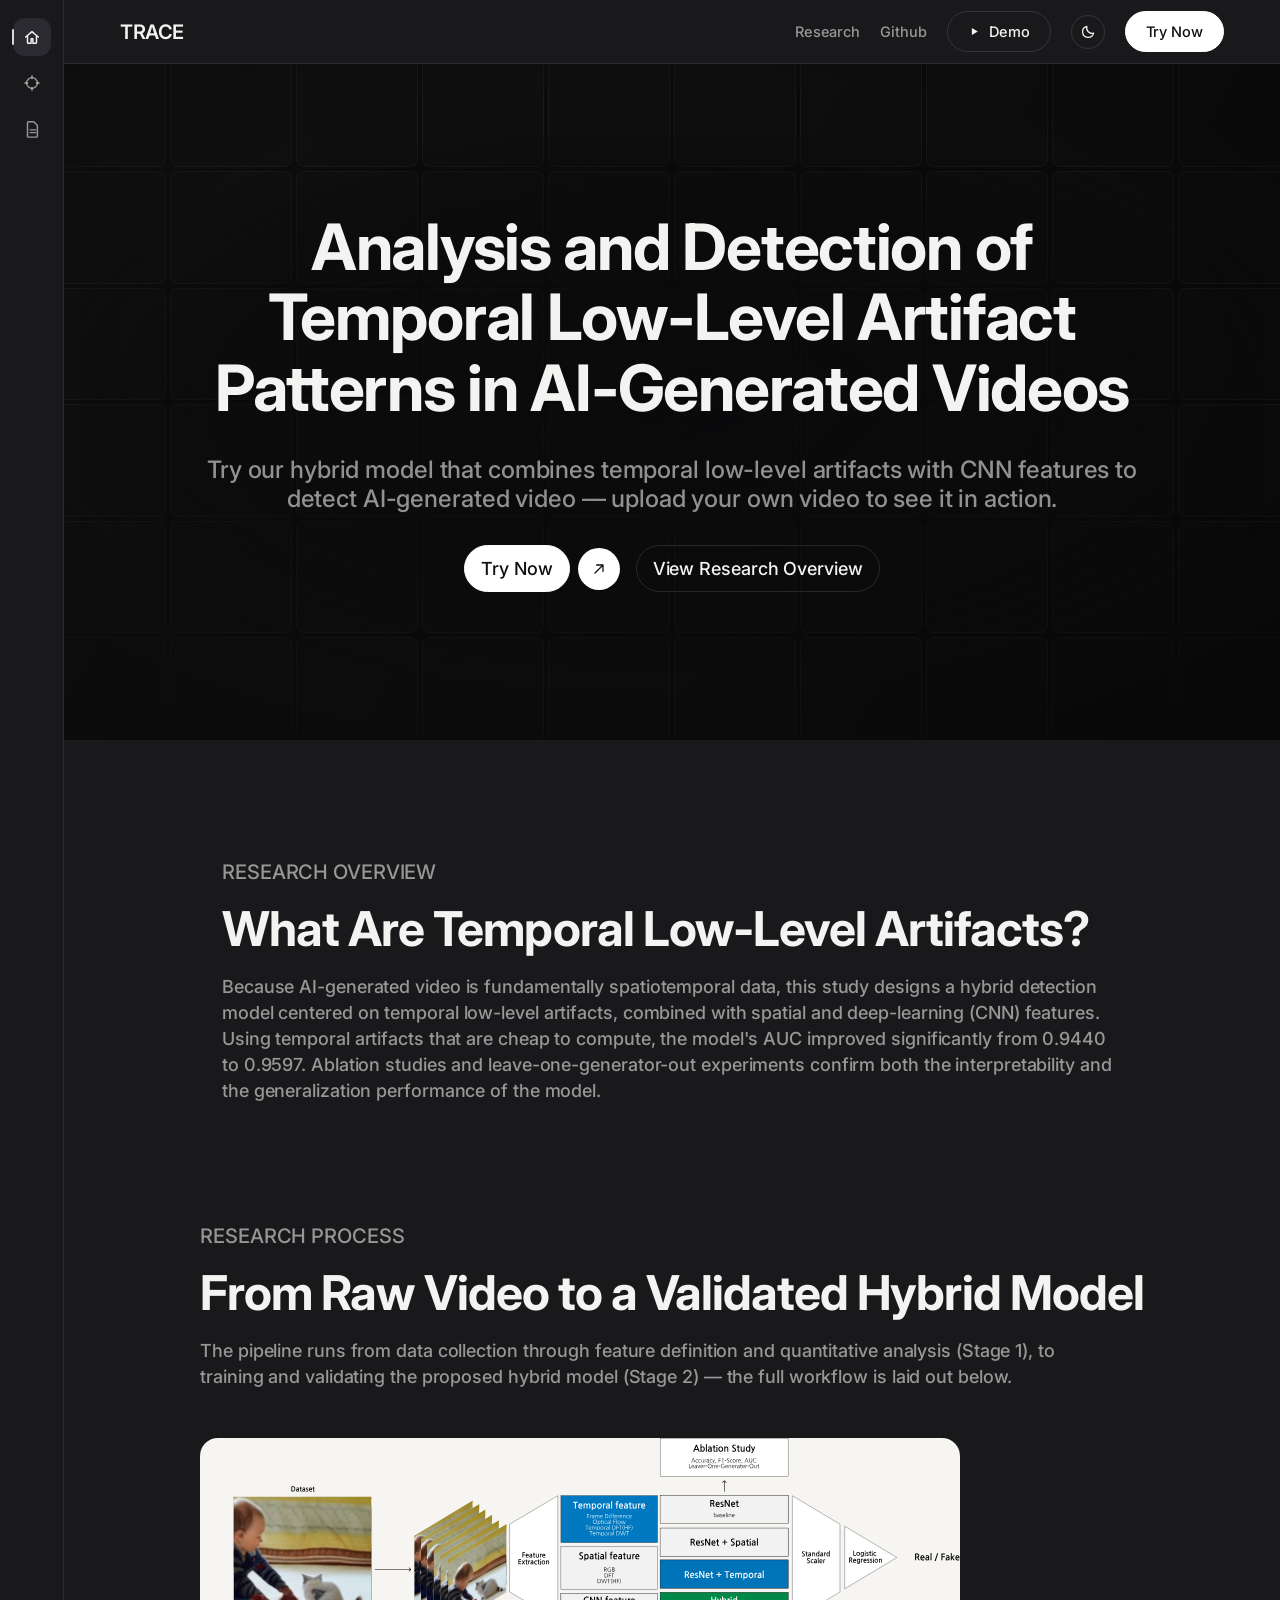
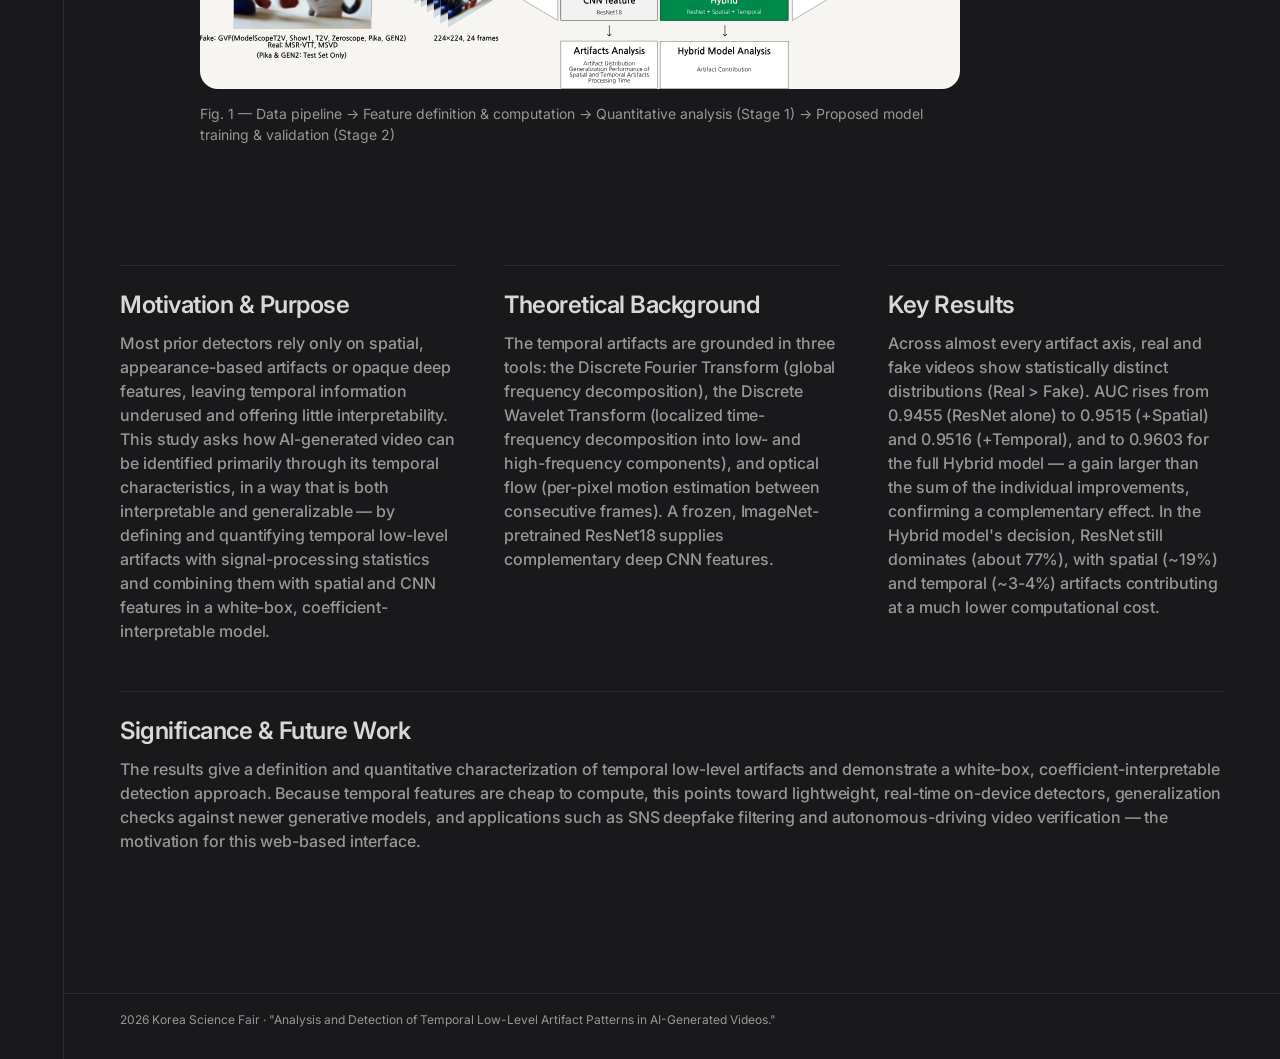
<file: index.html>
<!doctype html>
<html lang="en">
<head>
<meta charset="UTF-8" />
<meta name="viewport" content="width=device-width, initial-scale=1.0" />
<title>TRACE — Temporal Low-Level Artifact Detection in AI-Generated Video</title>
<link rel="preconnect" href="https://fonts.googleapis.com">
<link rel="preconnect" href="https://fonts.gstatic.com" crossorigin>
<link href="https://fonts.googleapis.com/css2?family=Inter:wght@500;600;700&display=swap" rel="stylesheet">
<link rel="stylesheet" href="shared.css">
<style>
  /* ---- Hero ---- */
  .hero {
    position: relative; overflow: hidden;
    display: flex; flex-direction: column; align-items: center; text-align: center;
    padding: 92px var(--side-pad); gap: 40px;
    background: linear-gradient(120deg, #0d0d0e, #060607 42%, #160707 72%, #060607);
    background-size: 320% 320%;
    animation: heroFlow 24s ease-in-out infinite;
  }
  @media (max-width: 900px) { .hero { padding: 72px var(--side-pad); gap: 28px; } }
  @media (max-width: 480px) { .hero { padding: 56px var(--side-pad); gap: 28px; } }
  @keyframes heroFlow { 0%, 100% { background-position: 0% 30%; } 50% { background-position: 100% 70%; } }

  /* 라이트 테마에서는 애니메이션 배경 없이 순백색으로 — 스크림·타일과 겹쳐 얼룩져 보이는 걸 방지 */
  :root[data-theme="light"] .hero { background: var(--shell-bg); animation: none; }
  :root[data-theme="light"] .hero__bg { display: none; }
  :root[data-theme="light"] .hero__text::before { display: none; }

  /* ---- Hero background: a single moving gradient "video" diced into a grid of frosted-glass frames ---- */
  .hero__bg {
    position: absolute; inset: -2%; z-index: 0; pointer-events: none;
    display: grid; grid-template-columns: repeat(10, 1fr); grid-template-rows: repeat(6, 1fr);
    gap: 4px; padding: 4px;
    -webkit-mask-image: radial-gradient(ellipse 78% 72% at 50% 42%, #000 50%, transparent 100%);
            mask-image: radial-gradient(ellipse 78% 72% at 50% 42%, #000 50%, transparent 100%);
  }
  @media (max-width: 900px) { .hero__bg { grid-template-columns: repeat(7, 1fr); grid-template-rows: repeat(8, 1fr); } }
  .hero__tile {
    position: relative; border-radius: 8px; overflow: hidden;
    background: rgba(255, 255, 255, .035);
    border: 1px solid rgba(255, 255, 255, .07);
    backdrop-filter: blur(13px) saturate(150%);
    -webkit-backdrop-filter: blur(13px) saturate(150%);
    opacity: .55;
    animation: tilePulse 7s ease-in-out infinite;
    animation-delay: calc(var(--d, 0) * 1ms);
  }
  @keyframes tilePulse {
    0%, 100% { opacity: .38; transform: scale(1); }
    50% { opacity: .85; transform: scale(1.045); }
  }
  @media (prefers-reduced-motion: reduce) {
    .hero { animation: none; }
    .hero__tile { animation: none; opacity: .55; }
  }

  .hero__text {
    position: relative; z-index: 2;
    display: flex; flex-direction: column; align-items: center; gap: 32px; max-width: 1152px;
    padding: 56px 64px;
  }
  .hero__text::before {
    content: ""; position: absolute; z-index: -1; inset: -20px -40px;
    background: radial-gradient(ellipse at center, rgba(10, 10, 11, .82) 0%, rgba(10, 10, 11, .55) 55%, rgba(10, 10, 11, 0) 78%);
    border-radius: 32px;
  }
  @media (max-width: 900px) { .hero__text { align-items: flex-start; text-align: left; gap: 24px; padding: 40px 28px; } }

  .hero h1 {
    margin: 0; font-size: 64px; font-weight: 700; line-height: 1.1; letter-spacing: -0.02em;
  }
  @media (max-width: 900px) { .hero h1 { font-size: 56px; } }
  @media (max-width: 480px) { .hero h1 { font-size: 44px; } }

  .hero__sub { margin: 0; font-size: 24px; font-weight: 500; letter-spacing: -0.005em; color: var(--muted); }
  @media (max-width: 900px) { .hero__sub { font-size: 20px; } }
  @media (max-width: 480px) { .hero__sub { font-size: 18px; } }

  .hero__buttons { display: flex; flex-wrap: wrap; align-items: center; justify-content: center; gap: 16px; }
  @media (max-width: 480px) { .hero__buttons { flex-direction: column; width: 100%; } .hero__buttons .btn { width: 100%; } }
  .hero__buttons .btn { font-size: 18px; padding: 12px 16px; }

  /* ---- Overview text section ---- */
  .overview {
    display: flex; flex-direction: column; align-items: flex-start; gap: 16px;
    padding: 120px var(--side-pad); max-width: 1280px; margin: 0 auto;
  }
  @media (max-width: 900px) { .overview { padding: 96px var(--side-pad); } }
  @media (max-width: 480px) { .overview { padding: 80px var(--side-pad); } }
  /* Back-to-back overview-styled sections shouldn't stack a full padding gap between them */
  .overview + .overview { padding-top: 0; }

  .overview__eyebrow { font-size: 20px; font-weight: 500; letter-spacing: -0.005em; color: var(--muted); }
  @media (max-width: 480px) { .overview__eyebrow { font-size: 18px; } }
  .overview h2 { margin: 0; font-size: 48px; font-weight: 700; letter-spacing: -0.02em; line-height: 1.2; }
  @media (max-width: 900px) { .overview h2 { font-size: 40px; } }
  @media (max-width: 480px) { .overview h2 { font-size: 32px; } }
  .overview p { margin: 0; font-size: 18px; font-weight: 500; letter-spacing: -0.005em; color: var(--muted); line-height: 1.45; max-width: 900px; }
  @media (max-width: 480px) { .overview p { font-size: 16px; } }

  /* ---- Research process figure ---- */
  .pipeline-figure { margin: 32px 0 0; }
  .pipeline-figure img {
    display: block; width: 100%; max-width: 760px; border-radius: var(--radius);
    background: #f6f5f2; /* the figure itself has a white background */
  }
  .pipeline-figure figcaption { margin-top: 14px; font-size: 14px; color: var(--muted); max-width: 760px; line-height: 1.5; }

  /* ---- Two-column text row ---- */
  .text-row {
    display: flex; flex-wrap: wrap; align-items: flex-start; gap: 48px;
    padding: 0 var(--side-pad) 120px; max-width: 1280px; margin: 0 auto;
  }
  @media (max-width: 900px) { .text-row { padding: 0 var(--side-pad) 96px; gap: 32px; } }
  @media (max-width: 480px) { .text-row { padding: 0 var(--side-pad) 80px; flex-direction: column; } }

  .text-block { flex: 1; min-width: 300px; padding-top: 24px; border-top: 1px solid var(--line-soft); display: flex; flex-direction: column; gap: 12px; }
  .text-block h3 { margin: 0; font-size: 24px; font-weight: 600; letter-spacing: -0.02em; color: var(--muted-strong); }
  @media (max-width: 480px) { .text-block h3 { font-size: 20px; } }
  .text-block p { margin: 0; font-size: 16px; font-weight: 500; letter-spacing: -0.005em; color: var(--muted); line-height: 1.5; }
</style>
</head>
<body>

<div class="app-shell">
<nav class="icon-rail" aria-label="Main navigation">
  <a href="index.html" class="active" title="Home">
    <svg viewBox="0 0 20 20" fill="none"><path d="M3 10l7-6 7 6M5 9v7a1 1 0 001 1h3v-5h2v5h3a1 1 0 001-1V9" stroke="currentColor" stroke-width="1.6" stroke-linecap="round" stroke-linejoin="round"/></svg>
  </a>
  <a href="analyze.html" title="Analyze">
    <svg viewBox="0 0 20 20" fill="none"><circle cx="10" cy="10" r="6" stroke="currentColor" stroke-width="1.6"/><path d="M10 2v3M10 15v3M2 10h3M15 10h3" stroke="currentColor" stroke-width="1.6" stroke-linecap="round"/></svg>
  </a>
  <a href="#overview" title="Overview">
    <svg viewBox="0 0 20 20" fill="none"><path d="M6 2h6l4 4v12a1 1 0 01-1 1H6a1 1 0 01-1-1V3a1 1 0 011-1z" stroke="currentColor" stroke-width="1.6" stroke-linejoin="round"/><path d="M8 11h6M8 14h6" stroke="currentColor" stroke-width="1.6" stroke-linecap="round"/></svg>
  </a>
</nav>
<div class="shell-main">

<header>
  <a class="brand" href="index.html">
    <span class="logo-word">TRACE</span>
  </a>
  <nav>
    <a href="#overview" class="navlink">Research</a>
    <a href="https://github.com/gahye0n/TRACE_frontend" class="navlink" id="githubLink" target="_blank" rel="noopener">Github</a>
    <button class="btn btn-secondary" id="demoBtn" title="Play an unattended walkthrough: scrolls the site, then runs a sample video through the analyzer">
      <svg viewBox="0 0 20 20" fill="none"><path d="M6 4.5v11l9-5.5-9-5.5z" fill="currentColor"/></svg>
      Demo
    </button>
    <button class="btn btn-secondary" id="themeToggle" title="Toggle light/dark theme" aria-label="Toggle theme">
      <svg class="icon-moon" viewBox="0 0 20 20" fill="none"><path d="M17 11.5A7 7 0 0 1 8.5 3 7 7 0 1 0 17 11.5Z" stroke="currentColor" stroke-width="1.6" stroke-linejoin="round"/></svg>
      <svg class="icon-sun" viewBox="0 0 20 20" fill="none"><circle cx="10" cy="10" r="3.6" stroke="currentColor" stroke-width="1.6"/><path d="M10 1.5v2.2M10 16.3v2.2M2.5 10h2.2M15.3 10h2.2M4.6 4.6l1.5 1.5M13.9 13.9l1.5 1.5M4.6 15.4l1.5-1.5M13.9 6.1l1.5-1.5" stroke="currentColor" stroke-width="1.6" stroke-linecap="round"/></svg>
    </button>
    <a href="analyze.html" class="btn btn-primary">Try Now</a>
  </nav>
</header>

<div class="demo-badge" id="demoBadge" title="Click to exit demo mode">
  <span class="dot"></span> Demo mode — click to exit
</div>

<section class="hero">
  <div class="hero__bg" id="heroBg" aria-hidden="true"></div>
  <div class="hero__text">
    <h1>Analysis and Detection of Temporal Low-Level Artifact Patterns in AI-Generated Videos</h1>
    <p class="hero__sub">Try our hybrid model that combines temporal low-level artifacts with CNN features to detect AI-generated video — upload your own video to see it in action.</p>
    <div class="hero__buttons">
      <a href="analyze.html" class="btn btn-primary">Try Now</a>
      <a href="analyze.html" class="btn-arrow" aria-hidden="true">
        <svg viewBox="0 0 20 20" fill="none"><path d="M5 15L15 5M15 5H7M15 5V13" stroke="currentColor" stroke-width="1.6" stroke-linecap="round" stroke-linejoin="round"/></svg>
      </a>
      <a href="#overview" class="btn btn-secondary">View Research Overview</a>
    </div>
  </div>
</section>

<section class="overview" id="overview">
  <div class="overview__eyebrow">RESEARCH OVERVIEW</div>
  <h2>What Are Temporal Low-Level Artifacts?</h2>
  <p>
    Because AI-generated video is fundamentally spatiotemporal data, this study designs a hybrid detection model
    centered on temporal low-level artifacts, combined with spatial and deep-learning (CNN) features. Using temporal
    artifacts that are cheap to compute, the model's AUC improved significantly from 0.9440 to 0.9597. Ablation
    studies and leave-one-generator-out experiments confirm both the interpretability and the generalization
    performance of the model.
  </p>
</section>

<section class="overview" id="process">
  <div class="overview__eyebrow">RESEARCH PROCESS</div>
  <h2>From Raw Video to a Validated Hybrid Model</h2>
  <p>
    The pipeline runs from data collection through feature definition and quantitative analysis (Stage 1), to
    training and validating the proposed hybrid model (Stage 2) — the full workflow is laid out below.
  </p>
  <figure class="pipeline-figure">
    <img src="research-pipeline-diagram.svg" alt="Research pipeline: data pipeline, feature definition and computation, quantitative analysis, proposed model training and validation" loading="lazy" />
    <figcaption>Fig. 1 — Data pipeline → Feature definition &amp; computation → Quantitative analysis (Stage 1) → Proposed model training &amp; validation (Stage 2)</figcaption>
  </figure>
</section>

<div class="text-row">
  <div class="text-block">
    <h3>Motivation &amp; Purpose</h3>
    <p>
      Most prior detectors rely only on spatial, appearance-based artifacts or opaque deep features, leaving
      temporal information underused and offering little interpretability. This study asks how AI-generated video
      can be identified primarily through its temporal characteristics, in a way that is both interpretable and
      generalizable — by defining and quantifying temporal low-level artifacts with signal-processing statistics and
      combining them with spatial and CNN features in a white-box, coefficient-interpretable model.
    </p>
  </div>
  <div class="text-block">
    <h3>Theoretical Background</h3>
    <p>
      The temporal artifacts are grounded in three tools: the Discrete Fourier Transform (global frequency
      decomposition), the Discrete Wavelet Transform (localized time-frequency decomposition into low- and
      high-frequency components), and optical flow (per-pixel motion estimation between consecutive frames). A
      frozen, ImageNet-pretrained ResNet18 supplies complementary deep CNN features.
    </p>
  </div>
  <div class="text-block">
    <h3>Key Results</h3>
    <p>
      Across almost every artifact axis, real and fake videos show statistically distinct distributions (Real >
      Fake). AUC rises from 0.9455 (ResNet alone) to 0.9515 (+Spatial) and 0.9516 (+Temporal), and to 0.9603 for the
      full Hybrid model — a gain larger than the sum of the individual improvements, confirming a complementary
      effect. In the Hybrid model's decision, ResNet still dominates (about 77%), with spatial (~19%) and temporal
      (~3-4%) artifacts contributing at a much lower computational cost.
    </p>
  </div>
  <div class="text-block">
    <h3>Significance &amp; Future Work</h3>
    <p>
      The results give a definition and quantitative characterization of temporal low-level artifacts and
      demonstrate a white-box, coefficient-interpretable detection approach. Because temporal features are cheap to
      compute, this points toward lightweight, real-time on-device detectors, generalization checks against newer
      generative models, and applications such as SNS deepfake filtering and autonomous-driving video verification —
      the motivation for this web-based interface.
    </p>
  </div>
</div>

<footer class="note">
  2026 Korea Science Fair · "Analysis and Detection of Temporal Low-Level Artifact Patterns in AI-Generated Videos."
</footer>

</div>
</div>

<script>
  /* Saved theme, applied before paint so the page doesn't flash light-then-dark. */
  (function () {
    try {
      if (localStorage.getItem("trace-theme") === "light") document.documentElement.dataset.theme = "light";
    } catch (e) {}
  })();

  /* Theme toggle (same behavior/markup as analyze.html, so the header is consistent everywhere) */
  document.getElementById("themeToggle").addEventListener("click", () => {
    const next = document.documentElement.dataset.theme === "light" ? "dark" : "light";
    document.documentElement.dataset.theme = next;
    try { localStorage.setItem("trace-theme", next); } catch (e) {}
  });

  /* Hero background: fill the grid with tiles, each a frosted "frame" of the one moving
     gradient behind the whole section — like a single clip diced into many glass panes. */
  (function () {
    const bg = document.getElementById("heroBg");
    if (!bg) return;
    const cols = window.innerWidth <= 900 ? 7 : 10;
    const rows = window.innerWidth <= 900 ? 8 : 6;
    const n = cols * rows;
    const frag = document.createDocumentFragment();
    for (let i = 0; i < n; i++) {
      const tile = document.createElement("div");
      tile.className = "hero__tile";
      const row = Math.floor(i / cols), col = i % cols;
      const delay = (row + col) * 90 + Math.random() * 200;
      tile.style.setProperty("--d", delay.toFixed(0));
      frag.appendChild(tile);
    }
    bg.appendChild(frag);
  })();

  /* ---- Auto demo mode: scroll this page top-to-bottom, then hand off to analyze.html,
     which uploads a sample video, shows the result, cycles the 4 models, then loops back here. ---- */
  const DEMO_KEY = "trace-demo-mode";
  const demoBtn = document.getElementById("demoBtn");
  const demoBadge = document.getElementById("demoBadge");

  function isDemoActive() { try { return sessionStorage.getItem(DEMO_KEY) === "1"; } catch (e) { return false; } }
  function setDemoActive(on) { try { on ? sessionStorage.setItem(DEMO_KEY, "1") : sessionStorage.removeItem(DEMO_KEY); } catch (e) {} }

  function exitDemo() {
    setDemoActive(false);
    demoBadge.classList.remove("show");
    demoBtn.classList.remove("active");
  }

  function scrollToBottomThenGo() {
    const duration = 9000;
    const startY = window.scrollY;
    const endY = Math.max(0, document.documentElement.scrollHeight - window.innerHeight);
    const startT = performance.now();
    function step(now) {
      if (!isDemoActive()) return;
      const p = Math.min(1, (now - startT) / duration);
      const eased = 1 - Math.pow(1 - p, 3);
      window.scrollTo(0, startY + (endY - startY) * eased);
      if (p < 1) {
        requestAnimationFrame(step);
      } else {
        setTimeout(() => { if (isDemoActive()) location.href = "analyze.html"; }, 2200);
      }
    }
    requestAnimationFrame(step);
  }

  demoBtn.addEventListener("click", () => {
    if (isDemoActive()) { exitDemo(); return; }
    setDemoActive(true);
    demoBadge.classList.add("show");
    demoBtn.classList.add("active");
    window.scrollTo(0, 0);
    setTimeout(scrollToBottomThenGo, 500);
  });

  demoBadge.addEventListener("click", exitDemo);

  if (isDemoActive()) {
    // Looped back here from analyze.html — show the badge and restart the cycle.
    demoBadge.classList.add("show");
    demoBtn.classList.add("active");
    window.scrollTo(0, 0);
    setTimeout(scrollToBottomThenGo, 1200);
  }
</script>
</body>
</html>
</file>
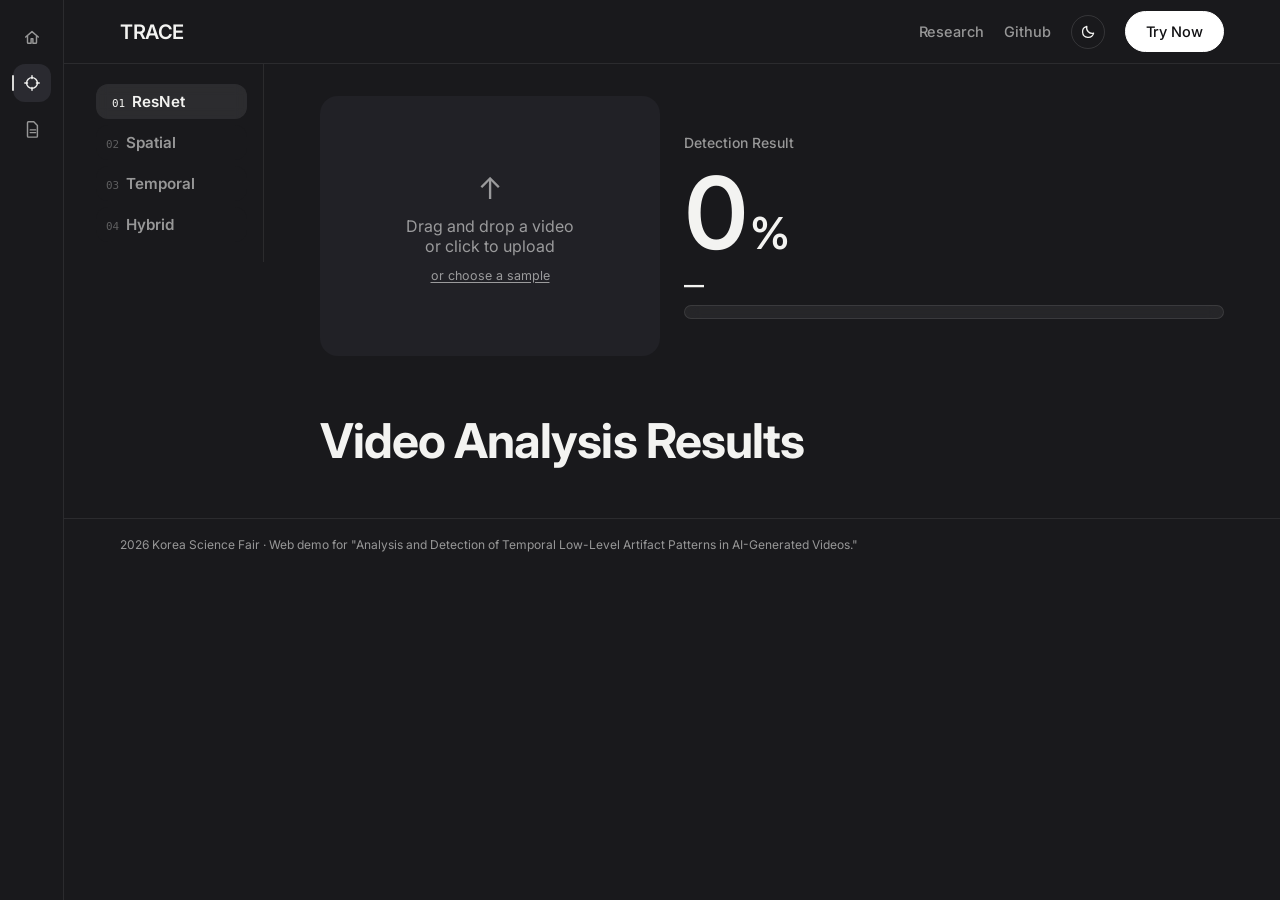
<file: analyze.html>
<!doctype html>
<html lang="en">
<head>
<meta charset="UTF-8" />
<meta name="viewport" content="width=device-width, initial-scale=1.0" />
<title>TRACE — AI-Generated Video Detection</title>
<link rel="preconnect" href="https://fonts.googleapis.com">
<link rel="preconnect" href="https://fonts.gstatic.com" crossorigin>
<link href="https://fonts.googleapis.com/css2?family=Inter:wght@500;600;700&display=swap" rel="stylesheet">
<link rel="stylesheet" href="shared.css">
<script>
  /* 저장된 테마·퍼센트 바 색을 body가 그려지기 전에 적용해 화면이 깜빡이는 것을 막음 */
  (function () {
    try {
      if (localStorage.getItem("trace-theme") === "light") document.documentElement.dataset.theme = "light";
      const savedBarColor = localStorage.getItem("trace-bar-color");
      if (savedBarColor) document.documentElement.style.setProperty("--bar-fill", savedBarColor);
    } catch (e) {}
  })();
</script>
<style>
  /* ---- Layout ---- */
  .layout { display: flex; align-items: flex-start; }
  .page { flex: 1; min-width: 0; padding: 32px var(--side-pad) 0; }

  /* ---- Model selector: React Bits LineSidebar port (vertical), matte glassmorphism highlight ---- */
  aside.line-sidebar {
    --accent-color: var(--ink);   /* color reached on proximity/active */
    --text-color: var(--muted);     /* resting label color */
    --marker-color: var(--line-soft);
    --marker-length: 18px;
    --marker-gap: 8px;
    --tick-scale: 0.5;
    --max-shift: 6px;
    --item-gap: 6px;
    --font-size: .95rem;
    --smoothing: 120ms;
    position: relative; width: 200px; flex-shrink: 0;
    border-right: 1px solid var(--line-soft);
  }
  .line-sidebar--markers { padding-left: 16px; }
  .line-sidebar__list { list-style: none; margin: 0; padding: 20px 16px 20px 16px; display: flex; flex-direction: column; gap: var(--item-gap); }
  .line-sidebar__item {
    position: relative; cursor: pointer; border-radius: var(--radius-sm); padding: 8px 10px;
    background: color-mix(in srgb, var(--ink) calc(var(--effect, 0) * 9%), transparent);
    backdrop-filter: blur(calc(var(--effect, 0) * 6px));
    -webkit-backdrop-filter: blur(calc(var(--effect, 0) * 6px));
  }
  .line-sidebar__content {
    position: relative; display: block;
    color: color-mix(in srgb, var(--accent-color) calc(var(--effect, 0) * 100%), var(--text-color));
    transform: translateX(calc(var(--effect, 0) * var(--max-shift)));
  }
  .line-sidebar__label { display: flex; align-items: baseline; font-size: var(--font-size); font-weight: 600; line-height: 1.25; }
  .line-sidebar__index {
    font-family: ui-monospace, SFMono-Regular, Menlo, monospace; margin-right: 7px;
    font-size: .72em; font-weight: 500; opacity: calc(0.55 + var(--effect, 0) * 0.45);
  }
  .line-sidebar__auc { display: none; }
  .line-sidebar__marker { display: none; }

  .page-heading { font-size: 48px; font-weight: 700; letter-spacing: -0.02em; line-height: 1.2; margin: 56px 0 28px; }
  @media (max-width: 900px) { .page-heading { font-size: 36px; margin: 44px 0 24px; } }
  @media (max-width: 480px) { .page-heading { font-size: 28px; margin: 36px 0 20px; } }

  h2.section-title {
    font-size: 20px; font-weight: 600; letter-spacing: -0.01em;
    color: var(--ink); margin: 0 0 16px;
  }
  h3.sub-heading { font-size: 14px; font-weight: 600; color: var(--muted-strong); margin: 30px 0 12px; }

  /* ---- Upload + score ---- */
  .top-row { display: flex; gap: 24px; margin-bottom: 24px; flex-wrap: wrap; }

  #dropzone {
    width: 340px; height: 260px; border-radius: var(--radius);
    display: flex; align-items: center; justify-content: center; cursor: pointer;
    position: relative; overflow: hidden; background: var(--panel); flex-shrink: 0;
  }
  #dropzone.dragover { background: var(--panel-2); }
  #dropzone .placeholder { text-align: center; color: var(--muted); }
  #dropzone .placeholder .icon { font-size: 30px; display: block; margin-bottom: 10px; }
  .sample-trigger { margin-top: 12px; font-size: 12.5px; text-decoration: underline; text-underline-offset: 2px; cursor: pointer; }
  .sample-trigger:hover { color: var(--ink); }

  /* ---- Sample video picker modal ---- */
  .sample-modal {
    position: fixed; inset: 0; z-index: 300; display: none; align-items: center; justify-content: center;
    background: rgba(0, 0, 0, .6); padding: 24px;
  }
  .sample-modal.show { display: flex; }
  .sample-modal__panel {
    background: var(--shell-bg); border-radius: var(--radius); max-width: 760px; width: 100%;
    max-height: 84vh; overflow-y: auto; padding: 24px;
  }
  .sample-modal__head { display: flex; align-items: center; justify-content: space-between; margin-bottom: 18px; }
  .sample-modal__head h3 { margin: 0; font-size: 20px; font-weight: 700; letter-spacing: -0.01em; }
  .sample-modal__close { background: none; border: none; color: var(--muted); font-size: 24px; cursor: pointer; line-height: 1; padding: 4px; }
  .sample-modal__close:hover { color: var(--ink); }
  .sample-group { margin-bottom: 22px; }
  .sample-group h4 { font-size: 12.5px; font-weight: 600; text-transform: uppercase; letter-spacing: .05em; color: var(--muted); margin: 0 0 10px; }
  .sample-grid { display: grid; grid-template-columns: repeat(6, 1fr); gap: 10px; }
  @media (max-width: 700px) { .sample-grid { grid-template-columns: repeat(3, 1fr); } }
  .sample-item {
    position: relative; aspect-ratio: 1/1; border-radius: var(--radius-sm); overflow: hidden;
    cursor: pointer; background: var(--panel); border: none; padding: 0;
  }
  .sample-item img { width: 100%; height: 100%; object-fit: cover; display: block; }
  .sample-item .label {
    position: absolute; left: 0; right: 0; bottom: 0; padding: 4px 6px; font-size: 10.5px;
    background: linear-gradient(to top, rgba(0, 0, 0, .75), transparent); color: #fff; text-align: left;
  }

  /* ---- Simulated cursor for auto-demo mode ---- */
  .demo-cursor {
    position: fixed; top: 0; left: 0; z-index: 500; pointer-events: none;
    opacity: 0; transform: translate(-50vw, -50vh);
    transition: opacity 300ms ease;
  }
  .demo-cursor.show { opacity: 1; }
  .demo-cursor svg { display: block; filter: drop-shadow(0 3px 6px rgba(0, 0, 0, .5)); }
  .demo-cursor .ring {
    position: absolute; top: -9px; left: -9px; width: 26px; height: 26px; border-radius: 50%;
    background: rgba(255, 255, 255, .55); opacity: 0; transform: scale(.3);
  }
  .demo-cursor.clicking .ring { animation: cursorPulse .45s ease-out; }
  @keyframes cursorPulse { 0% { opacity: 1; transform: scale(.3); } 100% { opacity: 0; transform: scale(2.4); } }

  #dropzone video#firstFrame {
    display: none; position: absolute; inset: 0; width: 100%; height: 100%; object-fit: cover;
    filter: blur(16px); transform: scale(1.1);
  }
  /* After analysis starts: drop the blur, show only the sharp looping preview */
  #dropzone.analyzing video#firstFrame { filter: none; transform: none; }
  #fileInput { display: none; }
  .dz-overlay {
    position: absolute; inset: 0; display: none; flex-direction: column; align-items: center; justify-content: center; gap: 10px; z-index: 2;
  }
  .dz-overlay.show { display: flex; }
  .dz-filename {
    font-size: 12px; color: rgba(0, 0, 0, .68); background: rgba(255, 255, 255, .88);
    padding: 4px 12px; border-radius: 999px; max-width: 90%; overflow: hidden; text-overflow: ellipsis; white-space: nowrap;
  }

  .score-panel { flex: 1; min-width: 220px; display: flex; flex-direction: column; justify-content: center; }
  .score-panel .kicker { font-size: 14px; color: var(--muted); font-weight: 500; }
  .score-panel .kicker b { color: var(--ink); font-weight: 600; }
  .score-num { font-size: 100px; font-weight: 600; line-height: 1; margin: 12px 0 10px; letter-spacing: -0.02em; font-variant-numeric: tabular-nums; white-space: nowrap; }
  .score-num::after { content: "%"; font-size: 44px; margin-left: 4px; }
  @media (max-width: 480px) { .score-num { font-size: 64px; } .score-num::after { font-size: 28px; } }
  .verdict-tag { width: 100%; }
  .verdict-tag .verdict-label {
    display: flex; align-items: center; justify-content: space-between;
    font-size: 20px; font-weight: 700; letter-spacing: .04em; margin-bottom: 8px;
  }
  .verdict-tag .verdict-pct { font-variant-numeric: tabular-nums; color: var(--muted); font-weight: 600; font-size: 15px; }
  .verdict-tag.real .verdict-label { color: var(--ink); }
  .verdict-tag.fake .verdict-label { color: var(--ink); }
  .verdict-bar-track {
    width: 100%; height: 14px; border-radius: 999px; overflow: hidden;
    background: color-mix(in srgb, var(--ink) 6%, transparent);
    border: 1px solid color-mix(in srgb, var(--ink) 10%, transparent);
    backdrop-filter: blur(8px); -webkit-backdrop-filter: blur(8px);
  }
  .verdict-bar-fill {
    height: 100%; width: 0%; border-radius: 999px; background: var(--bar-fill);
    opacity: .8; backdrop-filter: blur(6px); -webkit-backdrop-filter: blur(6px);
    transition: width 1s cubic-bezier(.16, 1, .3, 1);
  }

  .loading { display: none; align-items: center; gap: 10px; font-size: 13.5px; color: var(--muted); margin-top: 16px; }
  .spinner { width: 15px; height: 15px; border-radius: 50%; border: 2px solid var(--line-soft); border-top-color: var(--ink); animation: spin .8s linear infinite; }
  @keyframes spin { to { transform: rotate(360deg); } }
  #errorBox { display: none; margin-top: 12px; font-size: 13px; color: var(--ink); border: 1px solid var(--ink); padding: 10px 12px; border-radius: var(--radius); }

  /* ---- Cards shared (spectrum/wavelet) ---- */
  .card-title { font-weight: 600; font-size: 24px; letter-spacing: -0.02em; margin-top: 12px; }
  .card-desc { font-size: 18px; font-weight: 500; color: var(--muted); margin-top: 6px; line-height: 1.45; letter-spacing: -0.005em; }
  @media (max-width: 900px) { .card-title { font-size: 20px; } .card-desc { font-size: 15px; } }

  /* ---- 24-frame grid ---- */
  #frameSection, #spectrumSection, #featureSection { display: none; padding-bottom: 40px; }
  .frame-grid { display: grid; grid-template-columns: repeat(8, 1fr); gap: 6px; }
  .frame-grid img { width: 100%; aspect-ratio: 1/1; object-fit: cover; border-radius: var(--radius-sm); display: block; }

  /* ---- Spectrum: no block separation, just image + text ---- */
  .spectrum-row { display: grid; grid-template-columns: repeat(3, 1fr); gap: 24px; width: 100%; }
  .spectrum-row-2 { display: grid; grid-template-columns: repeat(2, 1fr); gap: 24px; width: 100%; }
  .spectrum-item img { width: 100%; aspect-ratio: 1/1; object-fit: cover; display: block; border-radius: var(--radius-sm); }
  .spectrum-item img.wide { aspect-ratio: 16/9; object-fit: contain; }
  .wavelet-band-row { display: grid; grid-template-columns: repeat(2, 1fr); gap: 24px; width: 100%; }

  /* ---- Features used for prediction ---- */
  .feature-group { margin-bottom: 20px; }
  .feature-group summary { cursor: pointer; font-weight: 600; font-size: 14px; list-style: revert; }
  .feature-group summary::marker { color: var(--muted); }
  .feature-chart { margin-top: 12px; }
  .feature-note { margin-top: 10px; font-size: 12.5px; color: var(--muted); }
  .feat-table-wrap { margin-top: 10px; max-height: 220px; overflow: auto; }
  table.feat-table { width: 100%; border-collapse: collapse; font-size: 11.5px; font-variant-numeric: tabular-nums; }
  table.feat-table td { padding: 3px 10px; border-bottom: 1px solid var(--line-soft); white-space: nowrap; }
  table.feat-table td:first-child { font-family: ui-monospace, SFMono-Regular, Menlo, monospace; color: var(--muted); }
  table.feat-table td:last-child { text-align: right; }

  /* ---- Bottom CTA ---- */
  #resultsFooter { display: none; margin-top: 24px; padding-bottom: 40px; }
</style>
</head>
<body>

<div class="app-shell">
<nav class="icon-rail" aria-label="Main navigation">
  <a href="index.html" title="Home">
    <svg viewBox="0 0 20 20" fill="none"><path d="M3 10l7-6 7 6M5 9v7a1 1 0 001 1h3v-5h2v5h3a1 1 0 001-1V9" stroke="currentColor" stroke-width="1.6" stroke-linecap="round" stroke-linejoin="round"/></svg>
  </a>
  <a href="analyze.html" class="active" title="Analyze">
    <svg viewBox="0 0 20 20" fill="none"><circle cx="10" cy="10" r="6" stroke="currentColor" stroke-width="1.6"/><path d="M10 2v3M10 15v3M2 10h3M15 10h3" stroke="currentColor" stroke-width="1.6" stroke-linecap="round"/></svg>
  </a>
  <a href="index.html#overview" title="Overview">
    <svg viewBox="0 0 20 20" fill="none"><path d="M6 2h6l4 4v12a1 1 0 01-1 1H6a1 1 0 01-1-1V3a1 1 0 011-1z" stroke="currentColor" stroke-width="1.6" stroke-linejoin="round"/><path d="M8 11h6M8 14h6" stroke="currentColor" stroke-width="1.6" stroke-linecap="round"/></svg>
  </a>
</nav>
<div class="shell-main">

<header>
  <a class="brand" href="index.html">
    <span class="logo-word">TRACE</span>
  </a>
  <nav>
    <a href="index.html#overview" class="navlink" id="researchLink">Research</a>
    <a href="https://github.com/gahye0n/TRACE_frontend" class="navlink" id="githubLink" target="_blank" rel="noopener">Github</a>
    <button class="btn btn-secondary" id="themeToggle" title="Toggle light/dark theme" aria-label="Toggle theme">
      <svg class="icon-moon" viewBox="0 0 20 20" fill="none"><path d="M17 11.5A7 7 0 0 1 8.5 3 7 7 0 1 0 17 11.5Z" stroke="currentColor" stroke-width="1.6" stroke-linejoin="round"/></svg>
      <svg class="icon-sun" viewBox="0 0 20 20" fill="none"><circle cx="10" cy="10" r="3.6" stroke="currentColor" stroke-width="1.6"/><path d="M10 1.5v2.2M10 16.3v2.2M2.5 10h2.2M15.3 10h2.2M4.6 4.6l1.5 1.5M13.9 13.9l1.5 1.5M4.6 15.4l1.5-1.5M13.9 6.1l1.5-1.5" stroke="currentColor" stroke-width="1.6" stroke-linecap="round"/></svg>
    </button>
    <button class="btn btn-primary" id="tryNowBtn">Try Now</button>
  </nav>
</header>

<div class="demo-badge" id="demoBadge" title="Click to exit demo mode">
  <span class="dot"></span> Demo mode — click to exit
</div>

<div class="demo-cursor" id="demoCursor" aria-hidden="true">
  <span class="ring"></span>
  <svg viewBox="0 0 24 24" width="26" height="26"><path d="M4 2.5 19 13l-6.2 1 2.9 6.3-2.7 1.2-2.9-6.3L5.8 19.6 4 2.5z" fill="#fff" stroke="#111" stroke-width="1.3" stroke-linejoin="round"/></svg>
</div>

<div class="layout">
  <aside id="sidebar" class="line-sidebar line-sidebar--markers line-sidebar--scale-tick">
    <ul class="line-sidebar__list" id="sidebarList">
      <li class="line-sidebar__item" data-key="ResNet 단독 (기준선)" data-index="0">
        <span class="line-sidebar__marker" aria-hidden="true"></span>
        <div class="line-sidebar__content">
          <span class="line-sidebar__label"><span class="line-sidebar__index">01</span><span class="line-sidebar__text">ResNet</span></span>
          <span class="line-sidebar__auc" data-auc></span>
        </div>
      </li>
      <li class="line-sidebar__item" data-key="ResNet + Spatial-Level" data-index="1">
        <span class="line-sidebar__marker" aria-hidden="true"></span>
        <div class="line-sidebar__content">
          <span class="line-sidebar__label"><span class="line-sidebar__index">02</span><span class="line-sidebar__text">Spatial</span></span>
          <span class="line-sidebar__auc" data-auc></span>
        </div>
      </li>
      <li class="line-sidebar__item" data-key="ResNet + Temporal-native" data-index="2">
        <span class="line-sidebar__marker" aria-hidden="true"></span>
        <div class="line-sidebar__content">
          <span class="line-sidebar__label"><span class="line-sidebar__index">03</span><span class="line-sidebar__text">Temporal</span></span>
          <span class="line-sidebar__auc" data-auc></span>
        </div>
      </li>
      <li class="line-sidebar__item" data-key="ResNet + Full Artifact (=Hybrid)" data-index="3">
        <span class="line-sidebar__marker" aria-hidden="true"></span>
        <div class="line-sidebar__content">
          <span class="line-sidebar__label"><span class="line-sidebar__index">04</span><span class="line-sidebar__text">Hybrid</span></span>
          <span class="line-sidebar__auc" data-auc></span>
        </div>
      </li>
    </ul>
  </aside>

  <main class="page">
    <div class="top-row">
      <div id="dropzone">
        <div class="placeholder" id="dzPlaceholder">
          <span class="icon">&#8593;</span>
          Drag and drop a video<br />or click to upload
          <div class="sample-trigger" id="sampleTrigger">or choose a sample</div>
        </div>
        <video id="firstFrame" muted loop autoplay playsinline></video>
        <div class="dz-overlay" id="dzOverlay">
          <button class="btn btn-primary" id="analyzeBtn" disabled>Start Analysis</button>
          <div class="dz-filename" id="dzFilename"></div>
        </div>
        <input type="file" id="fileInput" accept="video/*" />
      </div>

      <div class="sample-modal" id="sampleModal" aria-hidden="true">
        <div class="sample-modal__panel">
          <div class="sample-modal__head">
            <h3>Choose a Sample Video</h3>
            <button class="sample-modal__close" id="sampleModalClose" type="button" aria-label="Close">&times;</button>
          </div>
          <div class="sample-modal__body">
            <div class="sample-group">
              <h4>Real</h4>
              <div class="sample-grid" id="sampleGridReal"></div>
            </div>
            <div class="sample-group">
              <h4>AI-Generated</h4>
              <div class="sample-grid" id="sampleGridFake"></div>
            </div>
          </div>
        </div>
      </div>

      <div class="score-panel">
        <div class="kicker">Detection Result</div>
        <div class="score-num" id="scoreNum">0</div>
        <div class="verdict-tag" id="verdictTag">
          <div class="verdict-label"><span id="verdictText">—</span><span class="verdict-pct" id="verdictPct"></span></div>
          <div class="verdict-bar-track"><div class="verdict-bar-fill" id="verdictBarFill"></div></div>
        </div>
        <div class="loading" id="loading"><div class="spinner"></div><span id="loadingText">Extracting frames · computing features · running inference...</span></div>
        <div id="errorBox"></div>
      </div>
    </div>

    <h1 class="page-heading">Video Analysis Results</h1>

    <section id="spectrumSection">
      <h2 class="section-title">Frequency Spectrum Analysis</h2>
      <div class="spectrum-row">
        <div class="spectrum-item">
          <img id="specOriginal" />
          <div class="card-title">Original Frame</div>
        </div>
        <div class="spectrum-item">
          <img id="specFft" />
          <div class="card-title">DFT Power Spectrum</div>
        </div>
        <div class="spectrum-item">
          <img id="specWavelet" />
          <div class="card-title">DWT Power Spectrum</div>
        </div>
      </div>

      <h3 class="sub-heading">Wavelet Frequency Band Decomposition</h3>
      <div class="wavelet-band-row" id="waveletLevels"></div>

      <h3 class="sub-heading">Temporal Spectrum (Temporal FFT · Temporal Wavelet)</h3>
      <div class="spectrum-row-2">
        <div class="spectrum-item">
          <img id="specTemporalFft" class="wide" />
          <div class="card-title">Temporal FFT Spectrum</div>
        </div>
        <div class="spectrum-item">
          <img id="specTemporalWavelet" class="wide" />
          <div class="card-title">Temporal Wavelet Spectrum</div>
        </div>
      </div>
    </section>

    <section id="featureSection">
      <h2 class="section-title">Features Used for Prediction</h2>
      <div id="featureGroups"></div>
    </section>

    <section id="frameSection">
      <h2 class="section-title">24 Frame Sample</h2>
      <div class="frame-grid" id="frameGrid"></div>
    </section>

    <section id="resultsFooter">
      <button id="resetBtn" class="btn btn-primary btn-block">Choose Another Video</button>
    </section>
  </main>
</div>

<footer class="note">
  2026 Korea Science Fair · Web demo for "Analysis and Detection of Temporal Low-Level Artifact Patterns in AI-Generated Videos."
</footer>

</div>
</div>

<script>
const API_BASE = "http://localhost:8000";

/* The backend is on a free tier that sleeps after ~15min idle; a cold start can take 30-60s+
   and often makes the very first /api/analyze look like it "failed" client-side. Pinging
   /api/health as soon as the page loads starts waking it up before the user even picks a file. */
let backendWarm = false;
function warmBackend() {
  fetch(`${API_BASE}/api/health`).then((r) => { if (r.ok) backendWarm = true; }).catch(() => {});
}
warmBackend();

const dropzone = document.getElementById("dropzone");
const dzPlaceholder = document.getElementById("dzPlaceholder");
const firstFrameVideo = document.getElementById("firstFrame");
const dzOverlay = document.getElementById("dzOverlay");
const dzFilename = document.getElementById("dzFilename");
const fileInput = document.getElementById("fileInput");
const analyzeBtn = document.getElementById("analyzeBtn");
const resetBtn = document.getElementById("resetBtn");
const resultsFooter = document.getElementById("resultsFooter");
const loading = document.getElementById("loading");
const errorBox = document.getElementById("errorBox");

let selectedFile = null;
let lastData = null;      // last full analysis response (reused when switching models)
let activeKey = "ResNet 단독 (기준선)";
let currentObjectUrl = null;

/* ---- Header CTA ---- */
document.getElementById("tryNowBtn").addEventListener("click", () => {
  dropzone.scrollIntoView({ behavior: "smooth", block: "center" });
});

/* ---- Theme toggle (light version is for report/demo screenshots) ---- */
document.getElementById("themeToggle").addEventListener("click", () => {
  const next = document.documentElement.dataset.theme === "light" ? "dark" : "light";
  document.documentElement.dataset.theme = next;
  try { localStorage.setItem("trace-theme", next); } catch (e) {}
});

/* ---- Percent bar color: restore the last video's extracted color until a new one is analyzed ---- */
(function () {
  try {
    const saved = localStorage.getItem("trace-bar-color");
    if (saved) document.documentElement.style.setProperty("--bar-fill", saved);
  } catch (e) {}
})();

/* ---- Upload ---- */
dropzone.addEventListener("click", (e) => {
  if (e.target.closest(".dz-overlay")) return; // don't reopen the file picker when clicking the analyze button
  if (e.target.closest("#sampleTrigger")) return; // handled separately by the sample picker
  fileInput.click();
});
dropzone.addEventListener("dragover", (e) => { e.preventDefault(); dropzone.classList.add("dragover"); });
dropzone.addEventListener("dragleave", () => dropzone.classList.remove("dragover"));
dropzone.addEventListener("drop", (e) => {
  e.preventDefault(); dropzone.classList.remove("dragover");
  if (e.dataTransfer.files.length) setFile(e.dataTransfer.files[0]);
});
fileInput.addEventListener("change", () => { if (fileInput.files.length) setFile(fileInput.files[0]); });

function setFile(file) {
  selectedFile = file;
  dzFilename.textContent = file.name;
  dzOverlay.classList.add("show");
  analyzeBtn.disabled = false;
  errorBox.style.display = "none";
  showClientSideFirstFrame(file); // instant blurred preview before analysis starts
  if (!backendWarm) warmBackend(); // a second nudge in case the first ping was too early
}

/* ---- Sample video picker: a small bundled set of real/AI-generated clips you can pick
   instead of uploading your own (e.g. for a quick demo). Picking one behaves exactly like
   a normal upload — it just fills the dropzone via setFile(). ---- */
// Bump this whenever a sample .mp4's content changes without renaming the file — GitHub
// Pages' CDN caches these for 10 minutes (and browsers can hold on to them far longer), so
// without a cache-busting query string a swapped-in clip can keep serving the old bytes.
const SAMPLES_VERSION = "2";
const SAMPLES = {
  real: ["samples/real/r1.mp4", "samples/real/r2.mp4", "samples/real/r3.mp4", "samples/real/r4.mp4"],
  fake: ["samples/fake/f1.mp4", "samples/fake/f2.mp4", "samples/fake/f3.mp4", "samples/fake/f4.mp4", "samples/fake/f5.mp4"],
};
SAMPLES.real = SAMPLES.real.map((p) => `${p}?v=${SAMPLES_VERSION}`);
SAMPLES.fake = SAMPLES.fake.map((p) => `${p}?v=${SAMPLES_VERSION}`);

const sampleModal = document.getElementById("sampleModal");
let samplesBuilt = false;

function buildSampleGrid(containerId, paths, labelPrefix) {
  const container = document.getElementById(containerId);
  container.innerHTML = "";
  paths.forEach((path, i) => {
    const btn = document.createElement("button");
    btn.className = "sample-item";
    btn.type = "button";
    btn.title = `${labelPrefix} sample ${i + 1}`;

    const label = document.createElement("span");
    label.className = "label";
    label.textContent = `${labelPrefix} ${i + 1}`;
    btn.appendChild(label);
    btn.addEventListener("click", () => selectSample(path, `${labelPrefix.toLowerCase()}-${i + 1}.mp4`));
    container.appendChild(btn);

    // Client-side thumbnail: capture the first frame, same technique as the upload preview.
    const videoEl = document.createElement("video");
    videoEl.muted = true; videoEl.playsInline = true; videoEl.preload = "metadata"; videoEl.src = path;
    videoEl.addEventListener("loadedmetadata", () => {
      videoEl.currentTime = Math.min(0.3, (videoEl.duration || 1) / 2);
    }, { once: true });
    videoEl.addEventListener("seeked", () => {
      const canvas = document.createElement("canvas");
      canvas.width = 160; canvas.height = 160;
      const ctx = canvas.getContext("2d");
      const side = Math.min(videoEl.videoWidth, videoEl.videoHeight);
      const sx = (videoEl.videoWidth - side) / 2, sy = (videoEl.videoHeight - side) / 2;
      ctx.drawImage(videoEl, sx, sy, side, side, 0, 0, 160, 160);
      const img = document.createElement("img");
      img.src = canvas.toDataURL("image/jpeg", 0.78);
      btn.insertBefore(img, label);
    }, { once: true });
  });
}

async function selectSample(path, filename) {
  closeSampleModal();
  const res = await fetch(path);
  const blob = await res.blob();
  setFile(new File([blob], filename, { type: "video/mp4" }));
}

function openSampleModal() {
  if (!samplesBuilt) {
    buildSampleGrid("sampleGridReal", SAMPLES.real, "Real");
    buildSampleGrid("sampleGridFake", SAMPLES.fake, "Fake");
    samplesBuilt = true;
  }
  sampleModal.classList.add("show");
}
function closeSampleModal() { sampleModal.classList.remove("show"); }

document.getElementById("sampleTrigger").addEventListener("click", (e) => {
  e.stopPropagation();
  openSampleModal();
});
document.getElementById("sampleModalClose").addEventListener("click", closeSampleModal);
sampleModal.addEventListener("click", (e) => { if (e.target === sampleModal) closeSampleModal(); });

function showClientSideFirstFrame(file) {
  if (currentObjectUrl) URL.revokeObjectURL(currentObjectUrl);
  const url = URL.createObjectURL(file);
  currentObjectUrl = url;

  firstFrameVideo.src = url;
  firstFrameVideo.style.display = "block";
  dzPlaceholder.style.display = "none";
  firstFrameVideo.play().catch(() => {}); // autoplay can be rejected before a user gesture; ignore
}

resetBtn.addEventListener("click", () => {
  selectedFile = null; lastData = null; fileInput.value = "";
  if (currentObjectUrl) { URL.revokeObjectURL(currentObjectUrl); currentObjectUrl = null; }
  dzFilename.textContent = ""; dzOverlay.classList.remove("show"); analyzeBtn.disabled = true;
  dropzone.classList.remove("analyzing");
  dzPlaceholder.style.display = "block"; firstFrameVideo.style.display = "none"; firstFrameVideo.pause(); firstFrameVideo.removeAttribute("src");
  document.getElementById("frameSection").style.display = "none";
  document.getElementById("spectrumSection").style.display = "none";
  document.getElementById("featureSection").style.display = "none";
  document.getElementById("scoreNum").textContent = "0";
  document.getElementById("verdictText").textContent = "—";
  document.getElementById("verdictPct").textContent = "";
  document.getElementById("verdictBarFill").style.width = "0%";
  document.getElementById("verdictTag").className = "verdict-tag";
  resultsFooter.style.display = "none";
});

/* ---- Model selector: React Bits LineSidebar port (vanilla JS, no framework) ---- */
const sidebarList = document.getElementById("sidebarList");
const sidebarItems = Array.from(sidebarList.querySelectorAll(".line-sidebar__item"));
const smoothingMs = parseFloat(getComputedStyle(sidebarList.closest(".line-sidebar")).getPropertyValue("--smoothing")) || 120;
const proximityRadius = 80;
const fallSmooth = (p) => p * p * (3 - 2 * p);

let activeIndex = 0;
const targets = sidebarItems.map(() => 0);
const current = sidebarItems.map(() => 0);
let rafId = null;
let lastT = 0;

function runFrame(now) {
  const dt = Math.min((now - lastT) / 1000, 0.05);
  lastT = now;
  const tau = Math.max(smoothingMs, 1) / 1000;
  const k = 1 - Math.exp(-dt / tau);
  let moving = false;
  sidebarItems.forEach((el, i) => {
    const target = Math.max(targets[i] || 0, activeIndex === i ? 1 : 0);
    const next = current[i] + (target - current[i]) * k;
    const settled = Math.abs(target - next) < 0.0015;
    current[i] = settled ? target : next;
    el.style.setProperty("--effect", current[i].toFixed(4));
    if (!settled) moving = true;
  });
  rafId = moving ? requestAnimationFrame(runFrame) : null;
}
function startLoop() {
  if (rafId != null) cancelAnimationFrame(rafId);
  lastT = performance.now();
  rafId = requestAnimationFrame(runFrame);
}

sidebarList.addEventListener("pointermove", (e) => {
  const rect = sidebarList.getBoundingClientRect();
  const pointerY = e.clientY - rect.top;
  sidebarItems.forEach((el, i) => {
    const center = el.offsetTop + el.offsetHeight / 2;
    const distance = Math.abs(pointerY - center);
    targets[i] = fallSmooth(Math.max(0, 1 - distance / proximityRadius));
  });
  startLoop();
});
sidebarList.addEventListener("pointerleave", () => {
  targets.fill(0);
  startLoop();
});

sidebarItems.forEach((el, i) => {
  el.addEventListener("click", () => {
    activeIndex = i;
    activeKey = el.dataset.key;
    if (lastData) { applyVerdict(lastData.results[activeKey]); renderFeatureSection(); }
    startLoop();
  });
});
startLoop(); // show default active (01 ResNet)

/* ---- Analyze request ---- */
const loadingText = document.getElementById("loadingText");

analyzeBtn.addEventListener("click", async () => {
  if (!selectedFile) return;
  loading.style.display = "flex";
  loadingText.textContent = "Extracting frames · computing features · running inference...";
  errorBox.style.display = "none";
  analyzeBtn.disabled = true;
  dropzone.classList.add("analyzing");   // drop the blur -> show only the sharp first frame
  dzOverlay.classList.remove("show");    // hide button + filename

  // If the server hasn't answered the warm-up ping yet, it's probably a cold start —
  // say so after a few seconds instead of leaving the spinner unexplained.
  const coldStartTimer = setTimeout(() => {
    if (!backendWarm) loadingText.textContent = "Server was asleep (free hosting) — waking it up, this can take up to a minute...";
  }, 4000);

  const form = new FormData();
  form.append("file", selectedFile);

  try {
    const res = await fetch(`${API_BASE}/api/analyze`, { method: "POST", body: form });
    if (!res.ok) {
      const err = await res.json().catch(() => ({}));
      throw new Error(err.detail || `Server error (${res.status})`);
    }
    const data = await res.json();
    lastData = data;
    renderAll(data);
  } catch (e) {
    const hint = e.message === "Failed to fetch"
      ? " — the server may have been asleep (free hosting); please try again in a moment."
      : "";
    errorBox.textContent = `Analysis failed: ${e.message}${hint}`;
    errorBox.style.display = "block";
    dropzone.classList.remove("analyzing"); // restore blur + button on failure so the user can retry
    dzOverlay.classList.add("show");
  } finally {
    clearTimeout(coldStartTimer);
    loading.style.display = "none";
    analyzeBtn.disabled = false;
    resultsFooter.style.display = "block";
  }
});

function renderAll(data) {
  // Percent bar + spectrum colors are all derived server-side from this video's own dominant color.
  if (data.dominant_color) {
    document.documentElement.style.setProperty("--bar-fill", data.dominant_color);
    try { localStorage.setItem("trace-bar-color", data.dominant_color); } catch (e) {}
  }

  // 24-frame grid
  const grid = document.getElementById("frameGrid");
  grid.innerHTML = "";
  (data.frames || []).forEach((b64) => {
    const img = document.createElement("img");
    img.src = "data:image/jpeg;base64," + b64;
    grid.appendChild(img);
  });
  document.getElementById("frameSection").style.display = data.frames?.length ? "block" : "none";

  // Frequency spectrum (spatial + temporal)
  if (data.spectrum) {
    document.getElementById("specOriginal").src = "data:image/png;base64," + data.spectrum.original;
    document.getElementById("specFft").src = "data:image/png;base64," + data.spectrum.fft;
    document.getElementById("specWavelet").src = "data:image/png;base64," + data.spectrum.wavelet.final;
    if (data.spectrum.temporal_fft) document.getElementById("specTemporalFft").src = "data:image/png;base64," + data.spectrum.temporal_fft;
    if (data.spectrum.temporal_wavelet) document.getElementById("specTemporalWavelet").src = "data:image/png;base64," + data.spectrum.temporal_wavelet;

    const levelsEl = document.getElementById("waveletLevels");
    levelsEl.innerHTML = "";
    (data.spectrum.wavelet.levels || []).forEach((lv) => {
      const item = document.createElement("div");
      item.className = "spectrum-item";
      const img = document.createElement("img");
      img.src = "data:image/png;base64," + lv.quad;
      const title = document.createElement("div");
      title.className = "card-title";
      title.textContent = `Wavelet (Level ${lv.level})`;
      item.appendChild(img);
      item.appendChild(title);
      levelsEl.appendChild(item);
    });

    document.getElementById("spectrumSection").style.display = "block";
  }

  // Test AUC per model in the sidebar
  sidebarItems.forEach((el) => {
    const r = data.results[el.dataset.key];
    const aucEl = el.querySelector("[data-auc]");
    if (r && aucEl) aucEl.textContent = "AUC " + r.auc.toFixed(4);
  });

  applyVerdict(data.results[activeKey]);
  renderFeatureSection();
}

function applyVerdict(r) {
  if (!r) return;
  // r.score is always P(fake) from the model. Show confidence in whichever label is
  // actually displayed — otherwise a confidently-REAL video (low P(fake)) renders as
  // "REAL 0.0%" with a near-empty bar, which reads as broken rather than "0% fake".
  const pct = (r.label === "fake" ? r.score : 1 - r.score) * 100;
  animateScore(pct);
  document.getElementById("verdictText").textContent = r.label === "fake" ? "FAKE" : "REAL";
  document.getElementById("verdictPct").textContent = pct.toFixed(1) + "%";
  document.getElementById("verdictTag").className = "verdict-tag " + r.label;
  requestAnimationFrame(() => {
    document.getElementById("verdictBarFill").style.width = pct + "%";
  });
}

/* ---- Feature values used for prediction, displayed + visualized ---- */
const GROUP_META = {
  framediff: { label: "Frame Difference", chart: true, color: "#5B8DEF" },
  motion: { label: "Optical Flow", chart: true, color: "#2DD4BF" },
  tfft: { label: "Temporal FFT", chart: false, note: 'The Temporal FFT chart above in "Temporal Spectrum" shows the spectrum of these values.' },
  twav: { label: "Temporal Wavelet", chart: false, note: 'The Temporal Wavelet chart above in "Temporal Spectrum" shows the spectrum of these values.' },
  rgb_level: { label: "RGB Statistics · Level", chart: true, color: "#FB7185" },
  rgb_dynamics: { label: "RGB Statistics · Dynamics", chart: true, color: "#FB7185" },
  fft_level: { label: "Spatial FFT · Level", chart: true, color: "#FBBF24" },
  fft_dynamics: { label: "Spatial FFT · Dynamics", chart: true, color: "#FBBF24" },
  wavelet_level: { label: "Spatial Wavelet · Level", chart: true, color: "#A78BFA" },
  wavelet_dynamics: { label: "Spatial Wavelet · Dynamics", chart: true, color: "#A78BFA" },
  resnet_level: { label: "ResNet CNN Embedding · Level", chart: false, note: "This 1024-dimensional CNN embedding is an uninterpretable high-dimensional vector, so visualization is omitted." },
  resnet_dynamics: { label: "ResNet CNN Embedding · Dynamics", chart: false, note: "This 1024-dimensional CNN embedding is an uninterpretable high-dimensional vector, so visualization is omitted." },
};

function svgBarChart(values, { width = 640, height = 90, color = "#4269D0" } = {}) {
  const n = values.length;
  const max = Math.max(...values, 1e-9);
  const gap = n > 60 ? 0 : 1;
  const barW = Math.max(0.6, (width - gap * (n - 1)) / n);
  let bars = "";
  values.forEach((v, i) => {
    const bh = max > 0 ? (v / max) * (height - 4) : 0;
    const x = i * (barW + gap);
    const y = height - bh;
    bars += `<rect x="${x.toFixed(2)}" y="${y.toFixed(2)}" width="${barW.toFixed(2)}" height="${bh.toFixed(2)}" fill="${color}"/>`;
  });
  return `<svg viewBox="0 0 ${width} ${height}" width="100%" height="${height}" preserveAspectRatio="none">${bars}</svg>`;
}

function renderFeatureSection() {
  if (!lastData || !lastData.features) return;
  const cols = (lastData.feature_columns_by_model && lastData.feature_columns_by_model[activeKey]) || [];
  const byPrefix = {};
  cols.forEach((c) => {
    const prefix = c.replace(/_\d+$/, "");
    (byPrefix[prefix] = byPrefix[prefix] || []).push(c);
  });

  const container = document.getElementById("featureGroups");
  container.innerHTML = "";
  Object.keys(byPrefix).sort().forEach((prefix) => {
    const names = byPrefix[prefix].sort((a, b) => parseInt(a.split("_").pop(), 10) - parseInt(b.split("_").pop(), 10));
    const values = names.map((n) => lastData.features[n]);
    const meta = GROUP_META[prefix] || { label: prefix, chart: false };

    const details = document.createElement("details");
    details.className = "feature-group";
    details.open = !prefix.startsWith("resnet");

    const summary = document.createElement("summary");
    summary.textContent = `${meta.label} (${names.length}-dim)`;
    details.appendChild(summary);

    if (meta.chart) {
      const chartWrap = document.createElement("div");
      chartWrap.className = "feature-chart";
      chartWrap.innerHTML = svgBarChart(values, { color: lastData.dominant_color || meta.color });
      details.appendChild(chartWrap);
    } else if (meta.note) {
      const note = document.createElement("div");
      note.className = "feature-note";
      note.textContent = meta.note;
      details.appendChild(note);
    }

    const tableWrap = document.createElement("div");
    tableWrap.className = "feat-table-wrap";
    tableWrap.innerHTML = "<table class=\"feat-table\"><tbody>" +
      names.map((n, i) => `<tr><td>${n}</td><td>${values[i].toFixed(6)}</td></tr>`).join("") +
      "</tbody></table>";
    details.appendChild(tableWrap);

    container.appendChild(details);
  });

  document.getElementById("featureSection").style.display = cols.length ? "block" : "none";
}

function animateScore(target) {
  const el = document.getElementById("scoreNum");
  const start = performance.now();
  const duration = 900;
  const ease = (t) => 1 - Math.pow(1 - t, 3);
  function step(now) {
    const t = Math.min(1, (now - start) / duration);
    el.textContent = (target * ease(t)).toFixed(1);
    if (t < 1) requestAnimationFrame(step);
  }
  requestAnimationFrame(step);
}

/* ---- Auto demo mode (started from index.html): move a simulated cursor through picking a
   sample video and running the analysis, cycle through the 4 models (still scrolled to the
   top) so the verdict is visible for each, THEN scroll down to show the detailed results,
   then loop back to the home page to restart the whole walkthrough. ---- */
(function () {
  const DEMO_KEY = "trace-demo-mode";
  const demoBadge = document.getElementById("demoBadge");
  const cursor = document.getElementById("demoCursor");
  const isDemoActive = () => { try { return sessionStorage.getItem(DEMO_KEY) === "1"; } catch (e) { return false; } };
  const exitDemo = () => {
    try { sessionStorage.removeItem(DEMO_KEY); } catch (e) {}
    demoBadge.classList.remove("show");
    cursor.classList.remove("show");
  };
  demoBadge.addEventListener("click", exitDemo);
  if (!isDemoActive()) return;

  demoBadge.classList.add("show");
  const sleep = (ms) => new Promise((r) => setTimeout(r, ms));

  function moveCursorTo(x, y, duration) {
    cursor.classList.add("show");
    cursor.style.transition = `transform ${duration}ms cubic-bezier(.4,0,.2,1)`;
    cursor.style.transform = `translate(${x}px, ${y}px)`;
    return sleep(duration);
  }

  async function cursorClick(el) {
    if (!el) return;
    el.scrollIntoView({ block: "center", behavior: "auto" });
    await sleep(150);
    const r = el.getBoundingClientRect();
    const x = r.left + r.width / 2, y = r.top + r.height / 2;
    const dist = Math.hypot(window.__demoCursorX ? x - window.__demoCursorX : x, window.__demoCursorY ? y - window.__demoCursorY : y);
    await moveCursorTo(x, y, Math.min(1100, Math.max(350, dist * 0.9)));
    window.__demoCursorX = x; window.__demoCursorY = y;
    cursor.classList.add("clicking");
    await sleep(140);
    el.click();
    await sleep(280);
    cursor.classList.remove("clicking");
  }

  function scrollPageDownOver(duration) {
    return new Promise((resolve) => {
      const startY = window.scrollY;
      const endY = Math.max(0, document.documentElement.scrollHeight - window.innerHeight);
      const startT = performance.now();
      function step(now) {
        if (!isDemoActive()) return resolve();
        const p = Math.min(1, (now - startT) / duration);
        const eased = 1 - Math.pow(1 - p, 3);
        window.scrollTo(0, startY + (endY - startY) * eased);
        if (p < 1) requestAnimationFrame(step); else resolve();
      }
      requestAnimationFrame(step);
    });
  }

  (async () => {
    window.scrollTo(0, 0);
    await sleep(1000);
    if (!isDemoActive()) return;

    // 1) Open the sample picker and click a random real/AI-generated thumbnail — the cursor
    //    visibly drives the same UI a person would use, rather than the file just appearing.
    await cursorClick(document.getElementById("sampleTrigger"));
    await sleep(500);
    if (!isDemoActive()) return;
    const allSampleButtons = Array.from(document.querySelectorAll("#sampleGridReal .sample-item, #sampleGridFake .sample-item"));
    const pick = allSampleButtons[Math.floor(Math.random() * allSampleButtons.length)];
    await cursorClick(pick);

    await sleep(900);
    if (!isDemoActive()) return;
    await cursorClick(analyzeBtn);

    // renderAll() sets the module-level lastData once the analysis response comes back.
    const waitStart = Date.now();
    while (!lastData && Date.now() - waitStart < 45000) {
      if (!isDemoActive()) return;
      await sleep(300);
    }
    if (!lastData || !isDemoActive()) return;

    // 2) Step through models 1-4 while still at the top of the page, so the verdict card is
    //    what's on screen for each — the detailed charts only get shown afterwards.
    for (const el of sidebarItems) {
      if (!isDemoActive()) return;
      await cursorClick(el);
      await sleep(2600);
    }

    cursor.classList.remove("show");
    await sleep(600);
    if (!isDemoActive()) return;

    // 3) Now scroll down through the spectrum/feature/frame sections.
    await scrollPageDownOver(11000);
    if (!isDemoActive()) return;

    await sleep(3000);
    if (isDemoActive()) location.href = "index.html";
  })();
})();
</script>
</body>
</html>
</file>
<file: shared.css>
:root {
  --bg: #19191c;          /* 페이지 바탕 — 셸과 동일한 회색으로 통일 */
  --shell-bg: #19191c;    /* 앱 셸 배경 */
  --panel: #212126;       /* 카드/서피스 (레벨 2) */
  --panel-2: #2a2a30;     /* 강조/호버/뱃지 (레벨 3) */
  --ink: #f3f3f1;
  --muted: rgba(243, 243, 241, .58);
  --muted-strong: #d8d8d6;
  --line-soft: rgba(255, 255, 255, .08);
  --border-tint: rgba(255, 255, 255, .12);
  --accent: #2F6FED;  /* 파랑 — 포스터(주황 배경)에서도 확실히 도드라지도록 주황 계열은 피함 */
  --bar-fill: #cb0303;  /* 퍼센트 바 채우기 색 */
  --btn-primary-bg: #ffffff;
  --btn-primary-text: #101012;
  --side-pad: 56px;
  --rail-width: 64px;
  --radius: 18px;
  --radius-sm: 12px;
}
@media (max-width: 900px) { :root { --side-pad: 28px; } }
@media (max-width: 480px) { :root { --side-pad: 20px; --rail-width: 0px; } }

/* ---- 라이트(흰색) 테마 — 보고서용 시연 화면 스크린샷용 ---- */
:root[data-theme="light"] {
  --bg: #f7f7f8;
  --shell-bg: #ffffff;
  --panel: #f2f2f4;
  --panel-2: #e7e7ea;
  --ink: #17171a;
  --muted: rgba(23, 23, 26, .56);
  --muted-strong: #4b4b52;
  --line-soft: rgba(0, 0, 0, .08);
  --border-tint: rgba(0, 0, 0, .12);
  --btn-primary-bg: #17171a;
  --btn-primary-text: #ffffff;
}

* { box-sizing: border-box; }
html, body { height: 100%; }
body {
  margin: 0; background: var(--bg); color: var(--ink);
  font-family: 'Inter', Pretendard, -apple-system, BlinkMacSystemFont, "Apple SD Gothic Neo", "Malgun Gothic", sans-serif;
}

/* ---- 앱 셸: 페이지 전체를 채우는 단일 회색 배경 ---- */
.app-shell {
  display: flex; min-height: 100vh; background: var(--shell-bg);
}
.shell-main { flex: 1; min-width: 0; display: flex; flex-direction: column; }

/* ---- 아이콘 레일 ---- */
.icon-rail {
  width: var(--rail-width); flex-shrink: 0; display: flex; flex-direction: column; align-items: center;
  gap: 8px; padding: 18px 0; border-right: 1px solid var(--line-soft); background: var(--shell-bg);
}
@media (max-width: 480px) { .icon-rail { display: none; } }
.icon-rail a {
  width: 38px; height: 38px; border-radius: var(--radius-sm); display: flex; align-items: center; justify-content: center;
  color: var(--muted); position: relative; text-decoration: none; transition: background 140ms ease, color 140ms ease;
}
.icon-rail a svg { width: 18px; height: 18px; }
.icon-rail a:hover { background: var(--panel); color: var(--ink); }
.icon-rail a.active { background: var(--panel-2); color: var(--ink); }
.icon-rail a.active::before {
  content: ""; position: absolute; left: -1px; top: 50%; transform: translateY(-50%);
  width: 2px; height: 16px; border-radius: 2px; background: var(--muted-strong);
}

/* ---- 헤더 ---- */
header {
  display: flex; align-items: center; justify-content: space-between;
  height: 64px; padding: 0 var(--side-pad); border-bottom: 1px solid var(--line-soft); gap: 16px;
  flex-shrink: 0;
}
.brand { display: flex; align-items: center; gap: 10px; flex: 1; min-width: 0; text-decoration: none; color: var(--ink); }
.logo-word { font-weight: 600; font-size: 20px; letter-spacing: -0.02em; }
header nav { display: flex; align-items: center; gap: 20px; flex-shrink: 0; }
header nav a.navlink { color: var(--muted); text-decoration: none; font-size: 14.5px; font-weight: 500; letter-spacing: -0.005em; }
header nav a.navlink:hover { color: var(--ink); }
@media (max-width: 480px) {
  header nav a.navlink { display: none; }
}

/* ---- 공통 버튼: 알약형(pill) ---- */
.btn {
  display: inline-flex; align-items: center; justify-content: center; gap: 8px;
  padding: 11px 20px; border-radius: 999px; font-size: 14.5px; font-weight: 500;
  letter-spacing: -0.005em; cursor: pointer; font-family: inherit; text-decoration: none;
  transition: opacity 140ms ease, transform 140ms ease;
}
.btn-primary { background: var(--btn-primary-bg); color: var(--btn-primary-text); border: 1px solid var(--btn-primary-bg); }
.btn-primary:hover { opacity: .88; }
.btn-primary:disabled { opacity: .35; cursor: not-allowed; }
.btn-secondary { background: transparent; color: var(--ink); border: 1px solid var(--border-tint); }
.btn-secondary:hover { transform: translateY(-1px); }
.btn-arrow {
  display: inline-flex; align-items: center; justify-content: center; flex-shrink: 0;
  width: 42px; height: 42px; border-radius: 999px; margin-left: -8px;
  background: var(--btn-primary-bg); color: var(--btn-primary-text);
  text-decoration: none; transition: transform 140ms ease;
}
.btn-arrow svg { width: 16px; height: 16px; }
.btn-arrow:hover { transform: rotate(45deg); }
.btn-secondary:hover { background: var(--panel); }
.btn-block { display: flex; width: 100%; }

/* ---- 뱃지(칩) ---- */
.badge {
  display: inline-flex; align-items: center; font-size: 11.5px; font-weight: 500; color: var(--muted);
  background: var(--panel-2); padding: 2px 9px; border-radius: 999px; font-variant-numeric: tabular-nums;
}

footer.note { padding: 18px var(--side-pad) 32px; font-size: 12px; color: var(--muted); border-top: 1px solid var(--line-soft); margin-top: 20px; }

/* ---- 라이트/다크 테마 토글 (모든 페이지 헤더에서 동일) ---- */
#themeToggle { padding: 8px; }
#themeToggle svg { width: 16px; height: 16px; display: block; }
#themeToggle .icon-sun { display: none; }
:root[data-theme="light"] #themeToggle .icon-moon { display: none; }
:root[data-theme="light"] #themeToggle .icon-sun { display: block; }

/* ---- Demo 버튼 + 데모 모드 배지(모든 페이지 공통) ---- */
#demoBtn svg { width: 13px; height: 13px; }
#demoBtn.active { background: var(--btn-primary-bg); color: var(--btn-primary-text); border-color: var(--btn-primary-bg); }

.demo-badge {
  position: fixed; top: 78px; right: 24px; z-index: 200;
  display: none; align-items: center; gap: 10px;
  padding: 9px 14px; border-radius: 999px; cursor: pointer;
  background: var(--ink); color: var(--bg); font-size: 13px; font-weight: 600;
  box-shadow: 0 8px 24px -8px rgba(0, 0, 0, .5);
}
.demo-badge.show { display: inline-flex; }
.demo-badge .dot { width: 7px; height: 7px; border-radius: 50%; background: #ef4444; animation: demoPulse 1.2s ease-in-out infinite; }
@keyframes demoPulse { 0%, 100% { opacity: 1; } 50% { opacity: .35; } }
</file>
